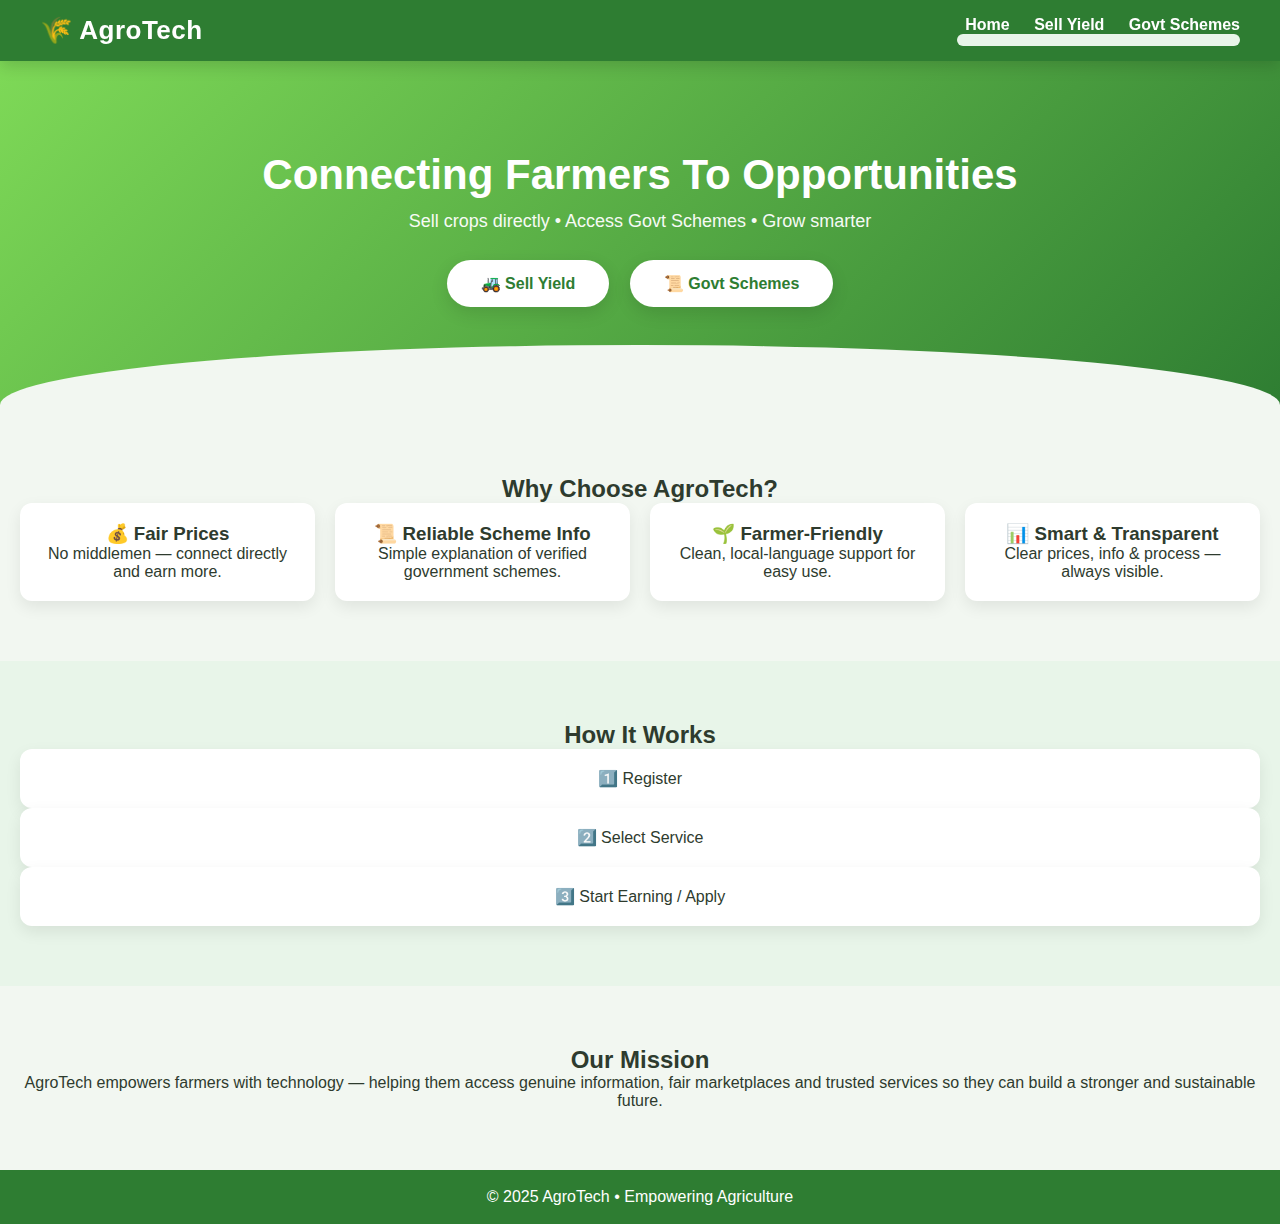
<file: index.html>
<!DOCTYPE html>
<html lang="en">
<head>
  <meta charset="UTF-8">
  <title>AgroTech | Empowering Farmers</title>
  <link rel="stylesheet" href="global.css">
</head>

<body>

<header>
  <span class="logo">🌾 AgroTech</span>

  <nav class="nav-links">
    <a href="index.html">Home</a>
    <a href="sell.html">Sell Yield</a>
    <a href="schemes.html">Govt Schemes</a>
    <div id="google_translate_element"></div>
  </nav>
</header>

<section class="hero">
  <h1>Connecting Farmers To Opportunities</h1>
  <p>Sell crops directly • Access Govt Schemes • Grow smarter</p>

  <div class="cta-box">
    <a href="sell.html" class="cta-btn">🚜 Sell Yield</a>
    <a href="schemes.html" class="cta-btn secondary">📜 Govt Schemes</a>
  </div>
</section>


<!-- WHY AGROTECH -->
<section class="features">
  <h2>Why Choose AgroTech?</h2>

  <div class="feature-grid">
    <div class="f-card">
      <h3>💰 Fair Prices</h3>
      <p>No middlemen — connect directly and earn more.</p>
    </div>

    <div class="f-card">
      <h3>📜 Reliable Scheme Info</h3>
      <p>Simple explanation of verified government schemes.</p>
    </div>

    <div class="f-card">
      <h3>🌱 Farmer-Friendly</h3>
      <p>Clean, local-language support for easy use.</p>
    </div>

    <div class="f-card">
      <h3>📊 Smart & Transparent</h3>
      <p>Clear prices, info & process — always visible.</p>
    </div>
  </div>
</section>


<!-- HOW IT WORKS -->
<section class="steps">
  <h2>How It Works</h2>

  <div class="step-flow">
    <div class="step">1️⃣ Register</div>
    <div class="step">2️⃣ Select Service</div>
    <div class="step">3️⃣ Start Earning / Apply</div>
  </div>
</section>


<!-- OUR MISSION -->
<section class="mission">
  <h2>Our Mission</h2>
  <p>
    AgroTech empowers farmers with technology — helping them access genuine
    information, fair marketplaces and trusted services so they can build
    a stronger and sustainable future.
  </p>
</section>


<footer>
  © 2025 AgroTech • Empowering Agriculture
</footer>


<!-- GOOGLE TRANSLATE -->
<script type="text/javascript">
function googleTranslateElementInit() {
  new google.translate.TranslateElement({
    pageLanguage: 'en',
    includedLanguages: 'en,hi,kn,mr',
    layout: google.translate.TranslateElement.InlineLayout.SIMPLE
  }, 'google_translate_element');
}
</script>

<script src="//translate.google.com/translate_a/element.js?cb=googleTranslateElementInit"></script>

</body>
</html>
</file>
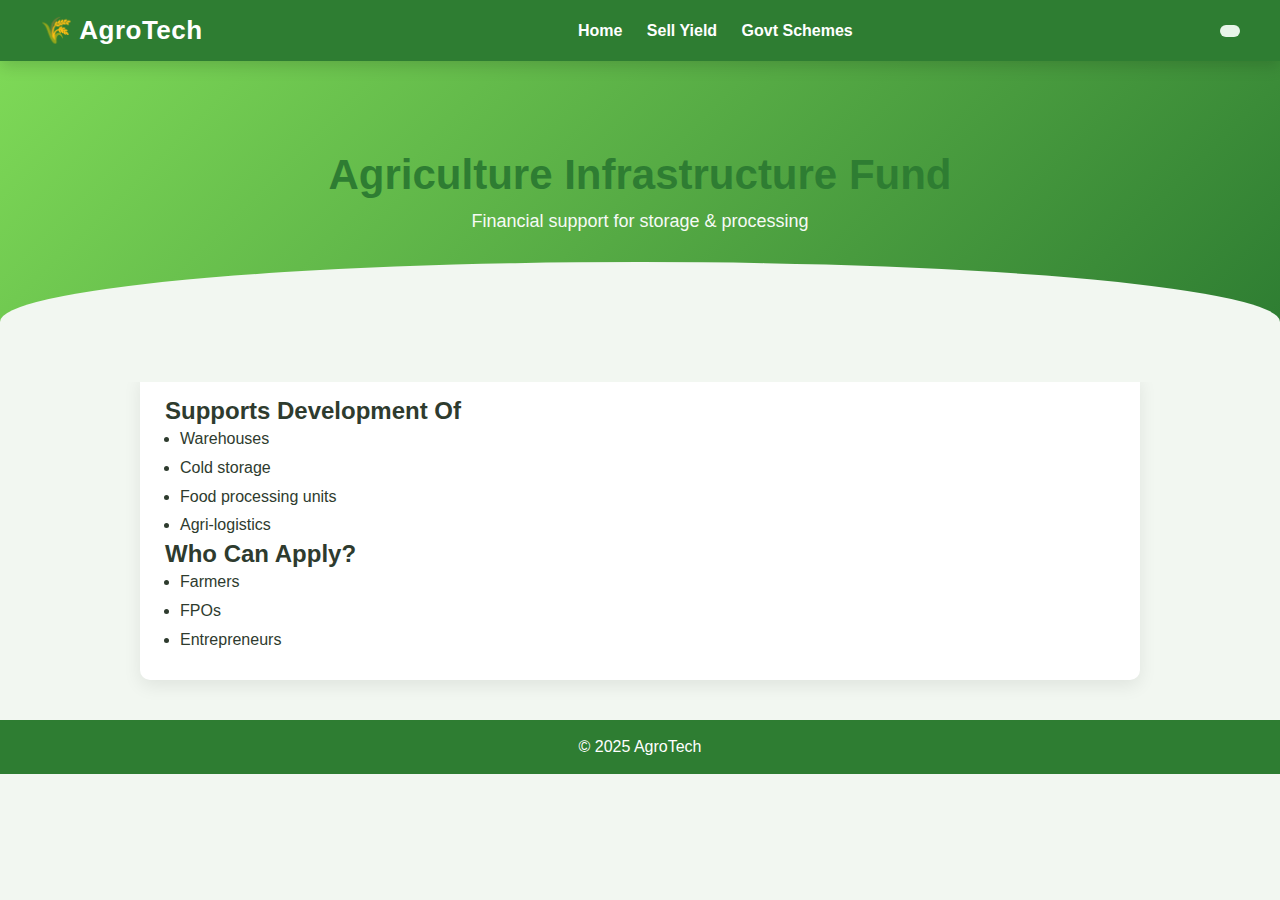
<file: agriinfra.html>
<!DOCTYPE html>
<html>
<head>
<meta charset="UTF-8">
<title>Agriculture Infrastructure Fund | AgroTech</title>
<link rel="stylesheet" href="global.css">
<style>.scheme-page{max-width:1000px;margin:40px auto;background:#fff;padding:25px;border-radius:10px;box-shadow:0 6px 18px rgba(0,0,0,0.08);}h1{color:#2e7d32}.section{margin-top:20px}ul{margin-left:15px;line-height:1.8}</style>
</head>
<body>

<header>
<span class="logo">🌾 AgroTech</span>
<nav class="nav-links">
<a href="index.html">Home</a>
<a href="sell.html">Sell Yield</a>
<a href="schemes.html">Govt Schemes</a>
</nav>
<div id="google_translate_element"></div>
</header>

<section class="hero">
<h1>Agriculture Infrastructure Fund</h1>
<p>Financial support for storage & processing</p>
</section>

<div class="scheme-page">

<h2>Supports Development Of</h2>
<ul>
<li>Warehouses</li>
<li>Cold storage</li>
<li>Food processing units</li>
<li>Agri-logistics</li>
</ul>

<h2>Who Can Apply?</h2>
<ul>
<li>Farmers</li>
<li>FPOs</li>
<li>Entrepreneurs</li>
</ul>

</div>

<footer>© 2025 AgroTech</footer>

<script type="text/javascript">
function googleTranslateElementInit() {
new google.translate.TranslateElement({pageLanguage:'en',includedLanguages:'en,hi,kn,mr'},'google_translate_element');}
</script>
<script src="//translate.google.com/translate_a/element.js?cb=googleTranslateElementInit"></script>

</body>
</html>
</file>
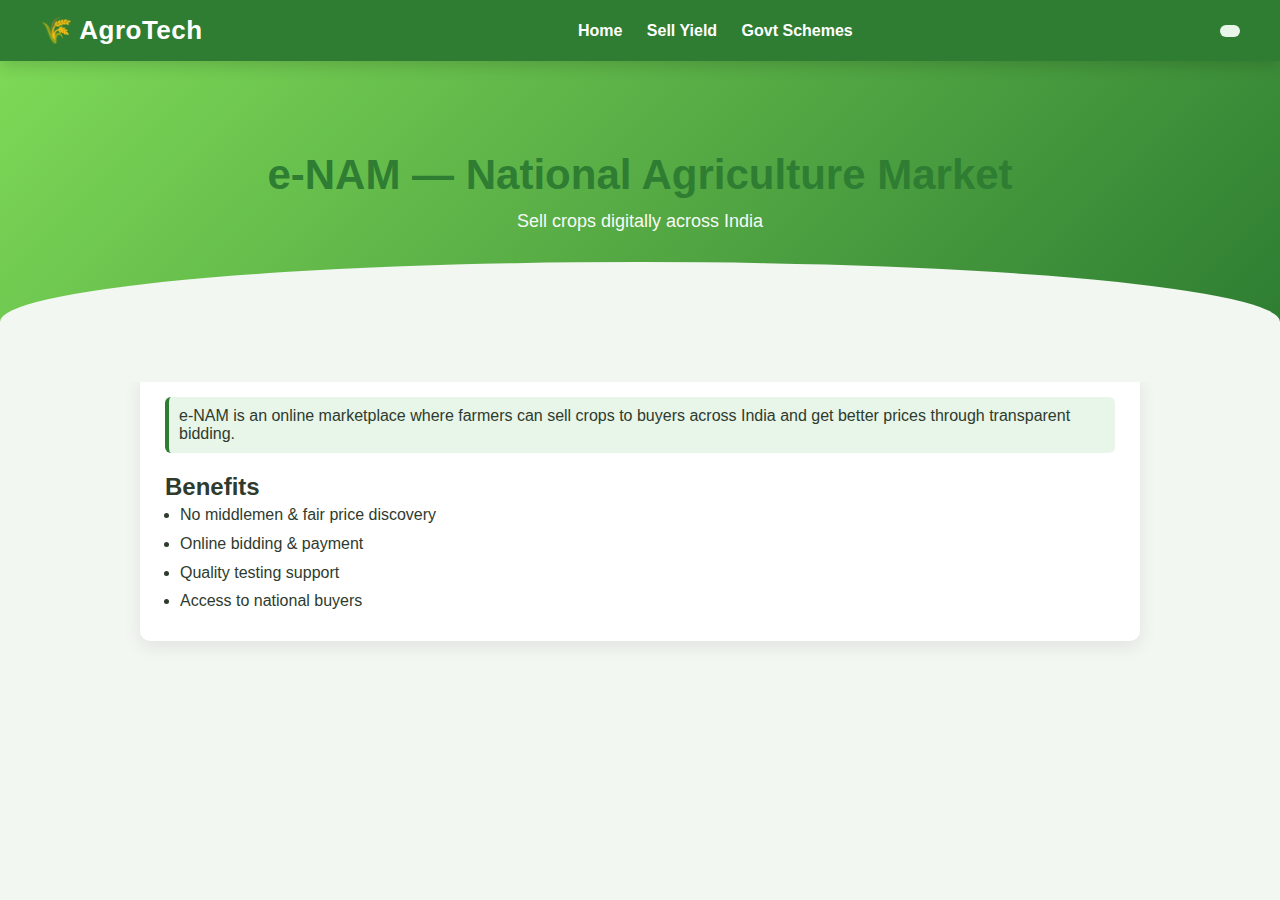
<file: dairy.html>
<!DOCTYPE html>
<html lang="en">
<head>
<meta charset="UTF-8">
<title>e-NAM | AgroTech</title>
<link rel="stylesheet" href="global.css">
<style>
.scheme-page{max-width:1000px;margin:40px auto;background:#fff;padding:25px;border-radius:10px;box-shadow:0 6px 18px rgba(0,0,0,0.08);}
h1{color:#2e7d32}
.section{margin-top:20px}
ul{margin-left:15px;line-height:1.8}
.highlight{background:#e8f5e9;padding:10px;border-left:4px solid #2e7d32;border-radius:6px}
</style>
</head>

<body>

<header>
<span class="logo">🌾 AgroTech</span>
<nav class="nav-links">
<a href="index.html">Home</a>
<a href="sell.html">Sell Yield</a>
<a href="schemes.html">Govt Schemes</a>
</nav>
<div id="google_translate_element"></div>
</header>

<section class="hero">
<h1>e-NAM — National Agriculture Market</h1>
<p>Sell crops digitally across India</p>
</section>

<div class="scheme-page">

<p class="highlight">
e-NAM is an online marketplace where farmers can sell crops to buyers across India and get better prices through transparent bidding.
</p>

<div class="section">
<h2>Benefits</h2>
<ul>
<li>No middlemen & fair price discovery</li>
<li>Online bidding & payment</li>
<li>Quality testing support</li>
<li>Access to national buyers</li>
</ul>
</div>

<div c
</file>
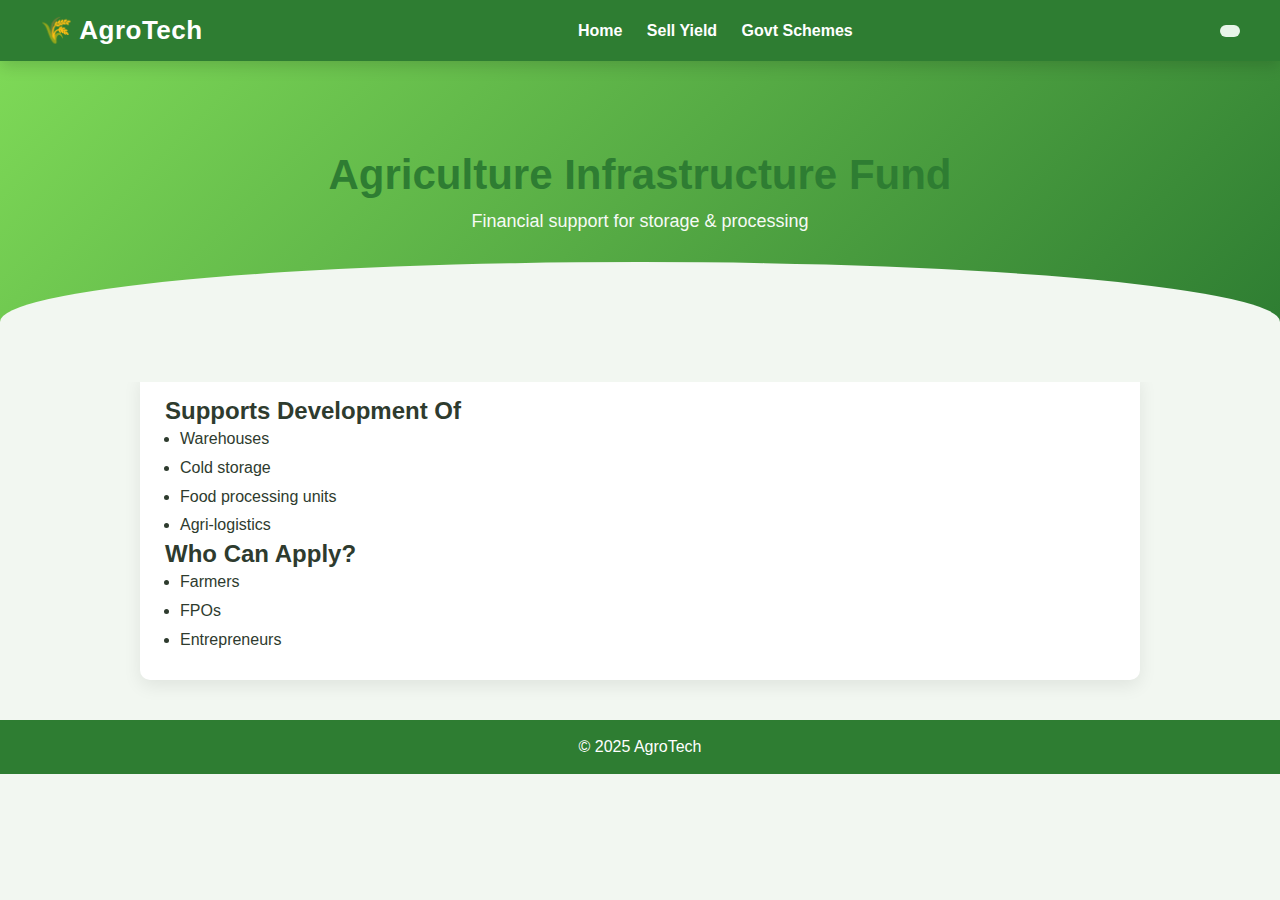
<file: enam.html>
<!DOCTYPE html>
<html>
<head>
<meta charset="UTF-8">
<title>Agriculture Infrastructure Fund | AgroTech</title>
<link rel="stylesheet" href="global.css">
<style>.scheme-page{max-width:1000px;margin:40px auto;background:#fff;padding:25px;border-radius:10px;box-shadow:0 6px 18px rgba(0,0,0,0.08);}h1{color:#2e7d32}.section{margin-top:20px}ul{margin-left:15px;line-height:1.8}</style>
</head>
<body>

<header>
<span class="logo">🌾 AgroTech</span>
<nav class="nav-links">
<a href="index.html">Home</a>
<a href="sell.html">Sell Yield</a>
<a href="schemes.html">Govt Schemes</a>
</nav>
<div id="google_translate_element"></div>
</header>

<section class="hero">
<h1>Agriculture Infrastructure Fund</h1>
<p>Financial support for storage & processing</p>
</section>

<div class="scheme-page">

<h2>Supports Development Of</h2>
<ul>
<li>Warehouses</li>
<li>Cold storage</li>
<li>Food processing units</li>
<li>Agri-logistics</li>
</ul>

<h2>Who Can Apply?</h2>
<ul>
<li>Farmers</li>
<li>FPOs</li>
<li>Entrepreneurs</li>
</ul>

</div>

<footer>© 2025 AgroTech</footer>

<script type="text/javascript">
function googleTranslateElementInit() {
new google.translate.TranslateElement({pageLanguage:'en',includedLanguages:'en,hi,kn,mr'},'google_translate_element');}
</script>
<script src="//translate.google.com/translate_a/element.js?cb=googleTranslateElementInit"></script>

</body>
</html>
</file>
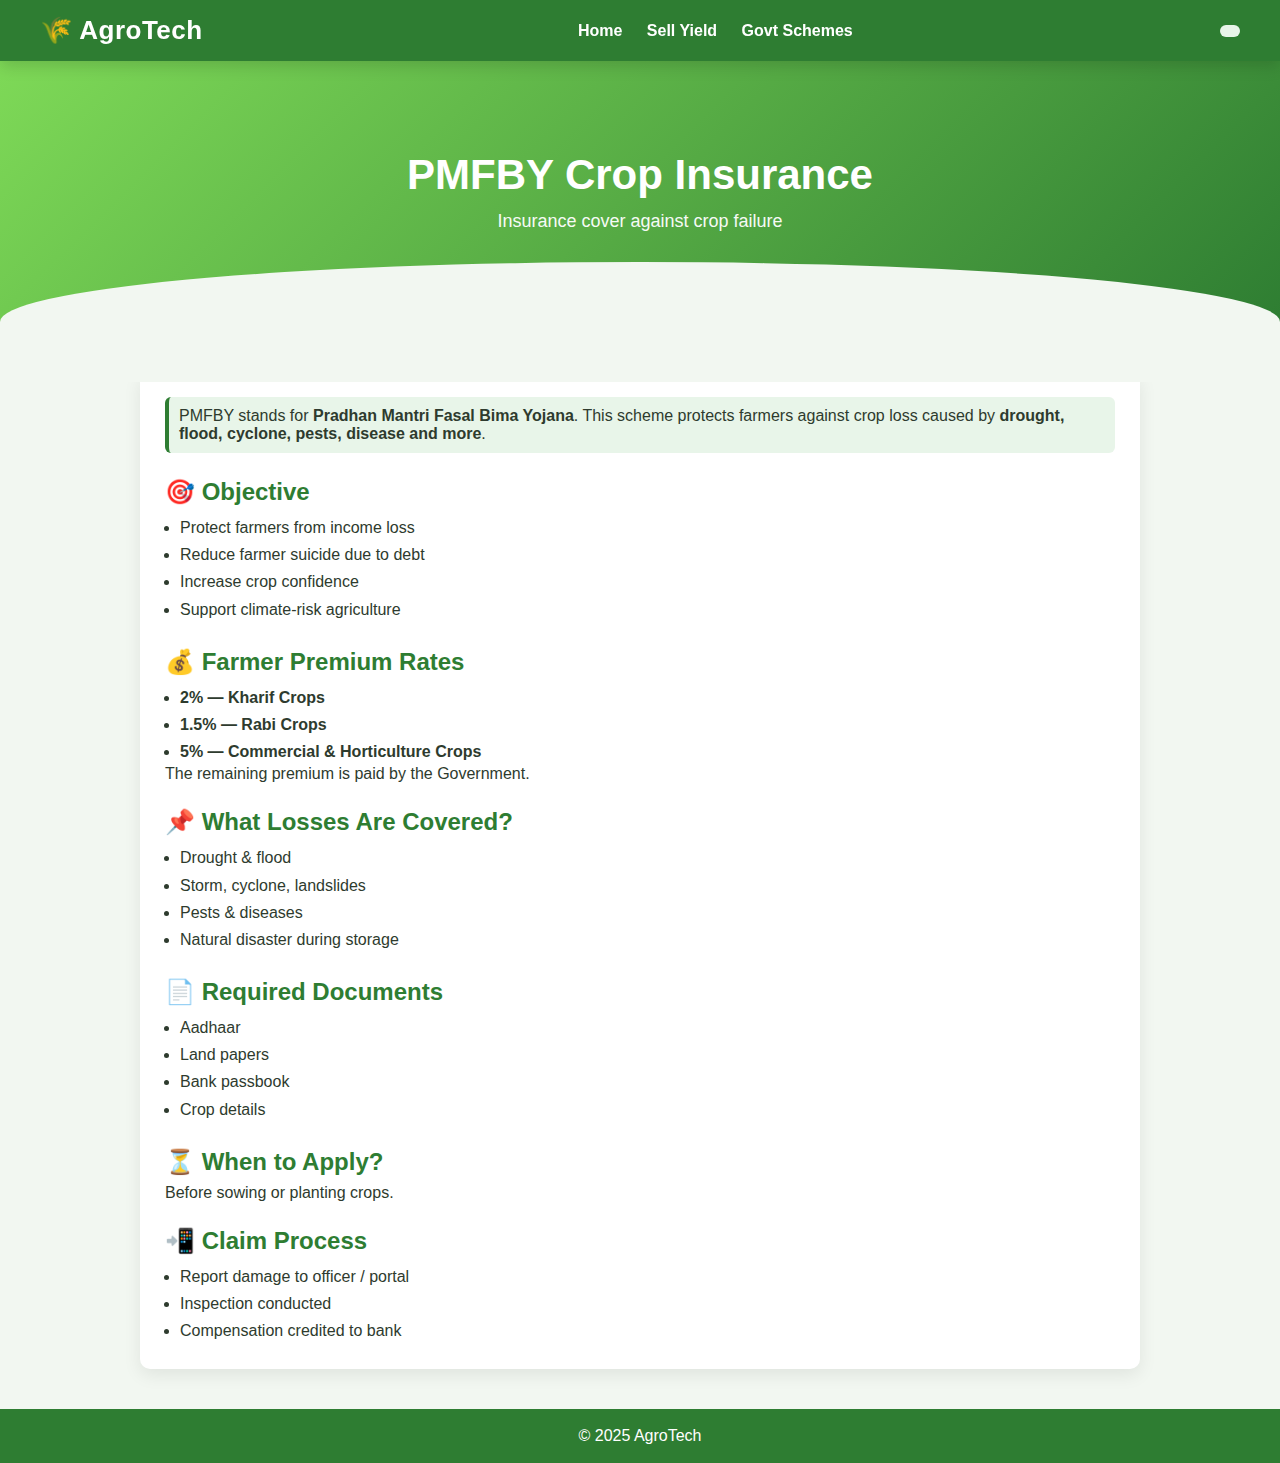
<file: fasal.html>
<!DOCTYPE html>
<html lang="en">
<head>
<meta charset="UTF-8">
<title>PMFBY Crop Insurance | AgroTech</title>
<link rel="stylesheet" href="global.css">

<style>
.scheme-page{max-width:1000px;margin:40px auto;background:#fff;padding:25px;border-radius:10px;box-shadow:0 6px 18px rgba(0,0,0,0.08);}
.scheme-page h1{color:#2e7d32;margin-bottom:10px;}
.section{margin-top:25px;}
.section h2{color:#2e7d32;margin-bottom:8px;}
ul{margin-left:15px;line-height:1.7;}
.highlight{background:#e8f5e9;padding:10px;border-left:4px solid #2e7d32;border-radius:6px;}
</style>
</head>

<body>

<header>
<span class="logo">🌾 AgroTech</span>
<nav class="nav-links">
<a href="index.html">Home</a>
<a href="sell.html">Sell Yield</a>
<a href="schemes.html">Govt Schemes</a>
</nav>
<div id="google_translate_element"></div>
</header>

<section class="hero">
<h1>PMFBY Crop Insurance</h1>
<p>Insurance cover against crop failure</p>
</section>

<div class="scheme-page">

<p class="highlight">
PMFBY stands for <b>Pradhan Mantri Fasal Bima Yojana</b>.  
This scheme protects farmers against crop loss caused by <b>drought, flood, cyclone, pests, disease and more</b>.
</p>

<div class="section">
<h2>🎯 Objective</h2>
<ul>
<li>Protect farmers from income loss</li>
<li>Reduce farmer suicide due to debt</li>
<li>Increase crop confidence</li>
<li>Support climate-risk agriculture</li>
</ul>
</div>

<div class="section">
<h2>💰 Farmer Premium Rates</h2>
<ul>
<li><b>2% — Kharif Crops</b></li>
<li><b>1.5% — Rabi Crops</b></li>
<li><b>5% — Commercial & Horticulture Crops</b></li>
</ul>
<p>The remaining premium is paid by the Government.</p>
</div>

<div class="section">
<h2>📌 What Losses Are Covered?</h2>
<ul>
<li>Drought & flood</li>
<li>Storm, cyclone, landslides</li>
<li>Pests & diseases</li>
<li>Natural disaster during storage</li>
</ul>
</div>

<div class="section">
<h2>📄 Required Documents</h2>
<ul>
<li>Aadhaar</li>
<li>Land papers</li>
<li>Bank passbook</li>
<li>Crop details</li>
</ul>
</div>

<div class="section">
<h2>⏳ When to Apply?</h2>
<p>Before sowing or planting crops.</p>
</div>

<div class="section">
<h2>📲 Claim Process</h2>
<ul>
<li>Report damage to officer / portal</li>
<li>Inspection conducted</li>
<li>Compensation credited to bank</li>
</ul>
</div>

</div>

<footer>© 2025 AgroTech</footer>

<script type="text/javascript">
function googleTranslateElementInit() {
new google.translate.TranslateElement({
pageLanguage: 'en',
includedLanguages: 'en,hi,kn,mr'
}, 'google_translate_element');}
</script>
<script src="//translate.google.com/translate_a/element.js?cb=googleTranslateElementInit"></script>

</body>
</html>
</file>
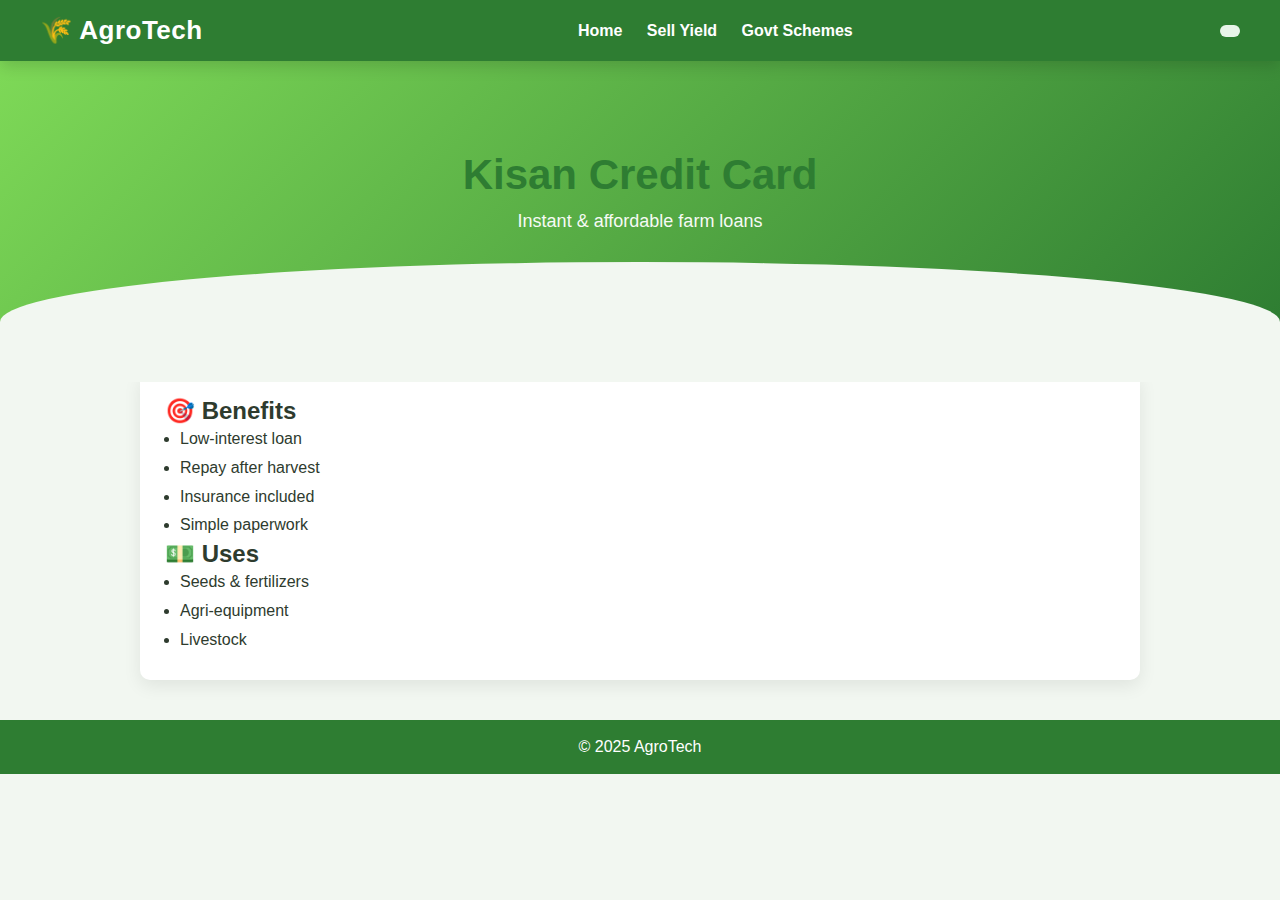
<file: kcc.html>
<!DOCTYPE html>
<html>
<head>
<meta charset="UTF-8">
<title>Kisan Credit Card | AgroTech</title>
<link rel="stylesheet" href="global.css">
<style>.scheme-page{max-width:1000px;margin:40px auto;background:#fff;padding:25px;border-radius:10px;box-shadow:0 6px 18px rgba(0,0,0,0.08);}h1{color:#2e7d32}.section{margin-top:20px}ul{margin-left:15px;line-height:1.8}</style>
</head>
<body>

<header>
<span class="logo">🌾 AgroTech</span>
<nav class="nav-links">
<a href="index.html">Home</a>
<a href="sell.html">Sell Yield</a>
<a href="schemes.html">Govt Schemes</a>
</nav>
<div id="google_translate_element"></div>
</header>

<section class="hero">
<h1>Kisan Credit Card</h1>
<p>Instant & affordable farm loans</p>
</section>

<div class="scheme-page">

<h2>🎯 Benefits</h2>
<ul>
<li>Low-interest loan</li>
<li>Repay after harvest</li>
<li>Insurance included</li>
<li>Simple paperwork</li>
</ul>

<h2>💵 Uses</h2>
<ul>
<li>Seeds & fertilizers</li>
<li>Agri-equipment</li>
<li>Livestock</li>
</ul>

</div>

<footer>© 2025 AgroTech</footer>

<script type="text/javascript">
function googleTranslateElementInit() {
new google.translate.TranslateElement({pageLanguage:'en',includedLanguages:'en,hi,kn,mr'},'google_translate_element');}
</script>
<script src="//translate.google.com/translate_a/element.js?cb=googleTranslateElementInit"></script>

</body>
</html>
</file>
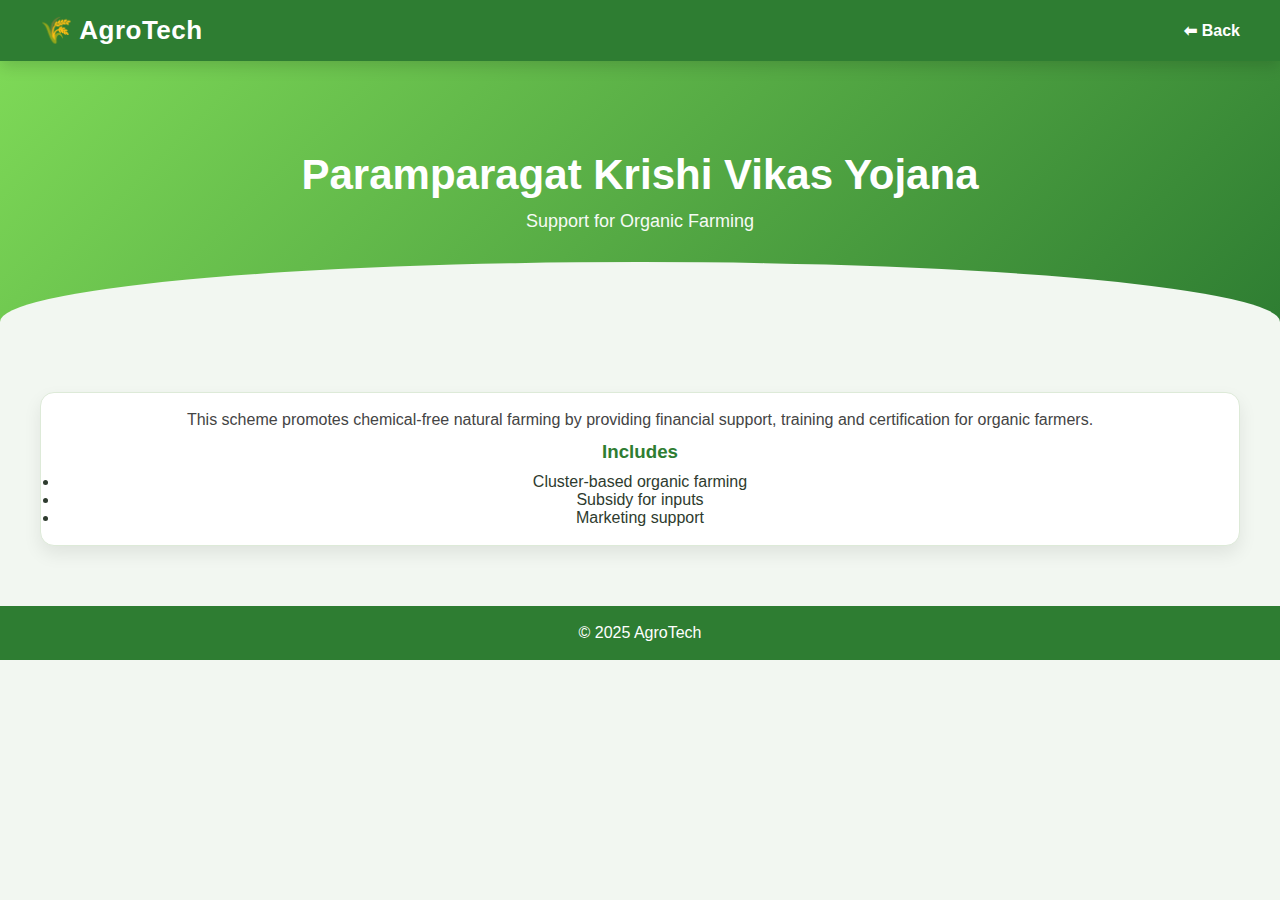
<file: organic.html>
<!DOCTYPE html>
<html>
<head>
<title>Organic Farming Scheme | AgroTech</title>
<link rel="stylesheet" href="global.css">
</head>

<body>
<header>
  <span class="logo">🌾 AgroTech</span>
  <nav class="nav-links"><a href="schemes.html">⬅ Back</a></nav>
</header>

<section class="hero">
  <h1>Paramparagat Krishi Vikas Yojana</h1>
  <p>Support for Organic Farming</p>
</section>

<section class="grid">
<div class="card">
<p>
This scheme promotes chemical-free natural farming by providing financial
support, training and certification for organic farmers.
</p>

<h3>Includes</h3>
<ul>
<li>Cluster-based organic farming</li>
<li>Subsidy for inputs</li>
<li>Marketing support</li>
</ul>
</div>
</section>

<footer>© 2025 AgroTech</footer>
</body>
</html>
</file>
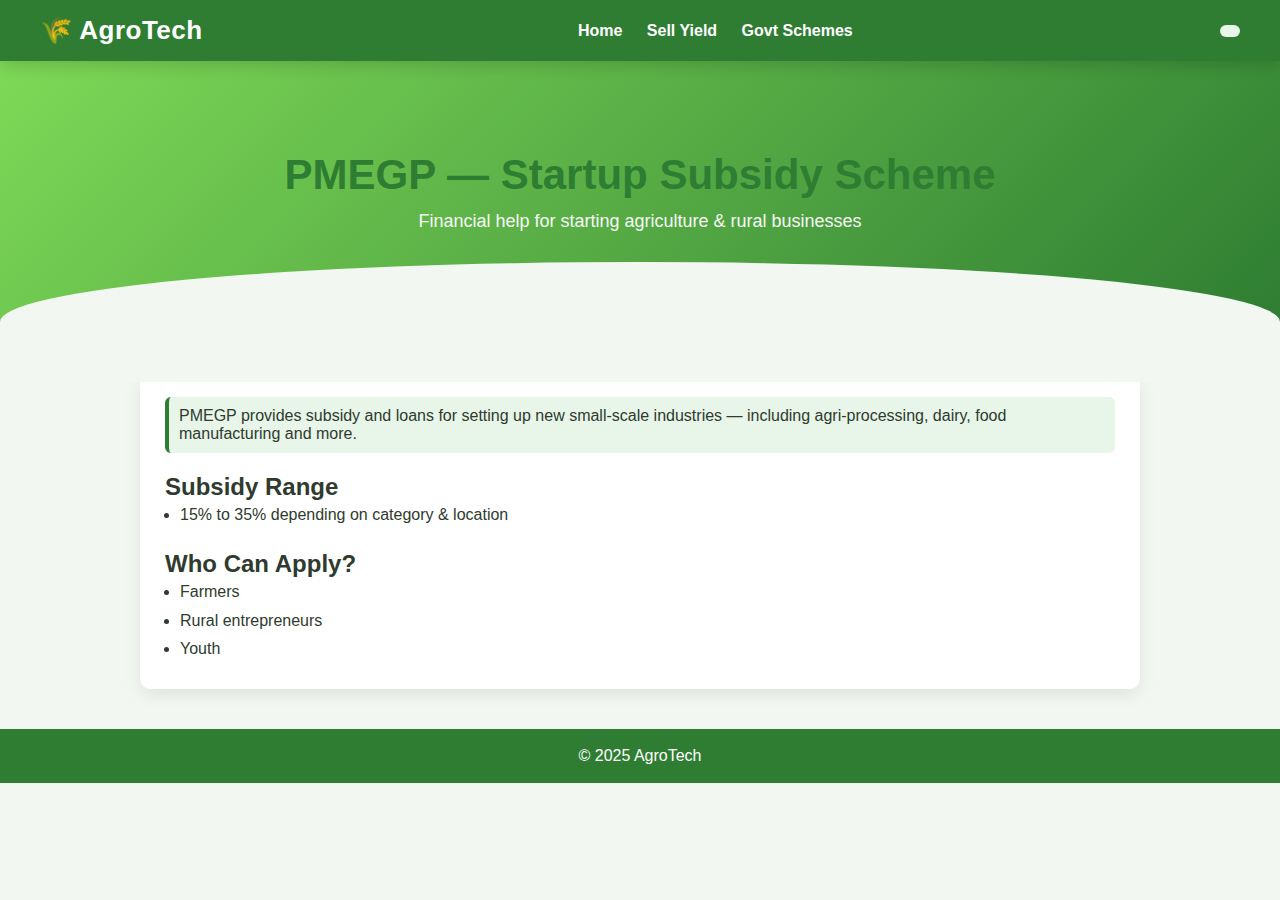
<file: pmegp.html>
<!DOCTYPE html>
<html>
<head>
<meta charset="UTF-8">
<title>PMEGP | AgroTech</title>
<link rel="stylesheet" href="global.css">
<style>
.scheme-page{max-width:1000px;margin:40px auto;background:#fff;padding:25px;border-radius:10px;box-shadow:0 6px 18px rgba(0,0,0,0.08);}
h1{color:#2e7d32}
.section{margin-top:20px}
ul{margin-left:15px;line-height:1.8}
.highlight{background:#e8f5e9;padding:10px;border-left:4px solid #2e7d32;border-radius:6px}
</style>
</head>

<body>

<header>
<span class="logo">🌾 AgroTech</span>
<nav class="nav-links">
<a href="index.html">Home</a>
<a href="sell.html">Sell Yield</a>
<a href="schemes.html">Govt Schemes</a>
</nav>
<div id="google_translate_element"></div>
</header>

<section class="hero">
<h1>PMEGP — Startup Subsidy Scheme</h1>
<p>Financial help for starting agriculture & rural businesses</p>
</section>

<div class="scheme-page">

<p class="highlight">
PMEGP provides subsidy and loans for setting up new small-scale industries — including agri-processing, dairy, food manufacturing and more.
</p>

<div class="section">
<h2>Subsidy Range</h2>
<ul>
<li>15% to 35% depending on category & location</li>
</ul>
</div>

<div class="section">
<h2>Who Can Apply?</h2>
<ul>
<li>Farmers</li>
<li>Rural entrepreneurs</li>
<li>Youth</li>
</ul>
</div>

</div>

<footer>© 2025 AgroTech</footer>

<script>
function googleTranslateElementInit(){
new google.translate.TranslateElement({pageLanguage:'en',includedLanguages:'en,hi,kn,mr'},'google_translate_element');}
</script>
<script src="//translate.google.com/translate_a/element.js?cb=googleTranslateElementInit"></script>
</body>
</html>
</file>
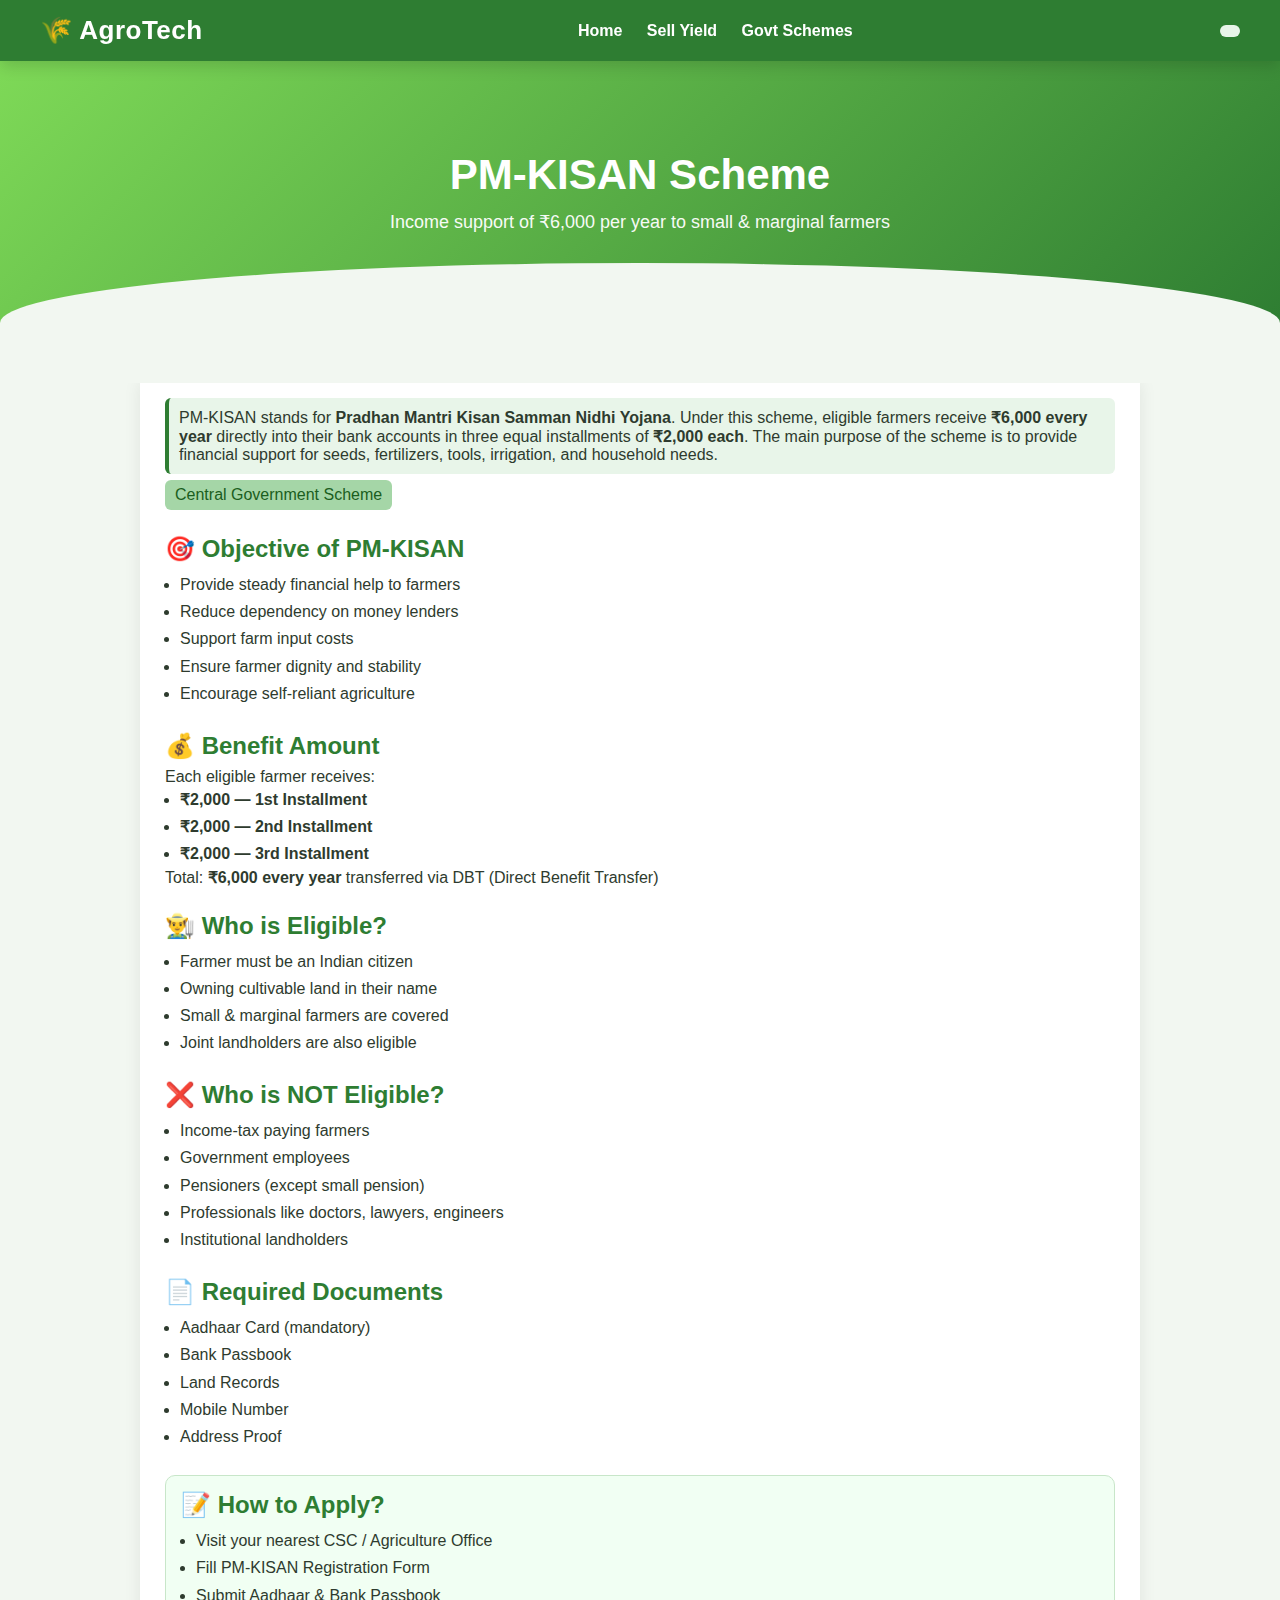
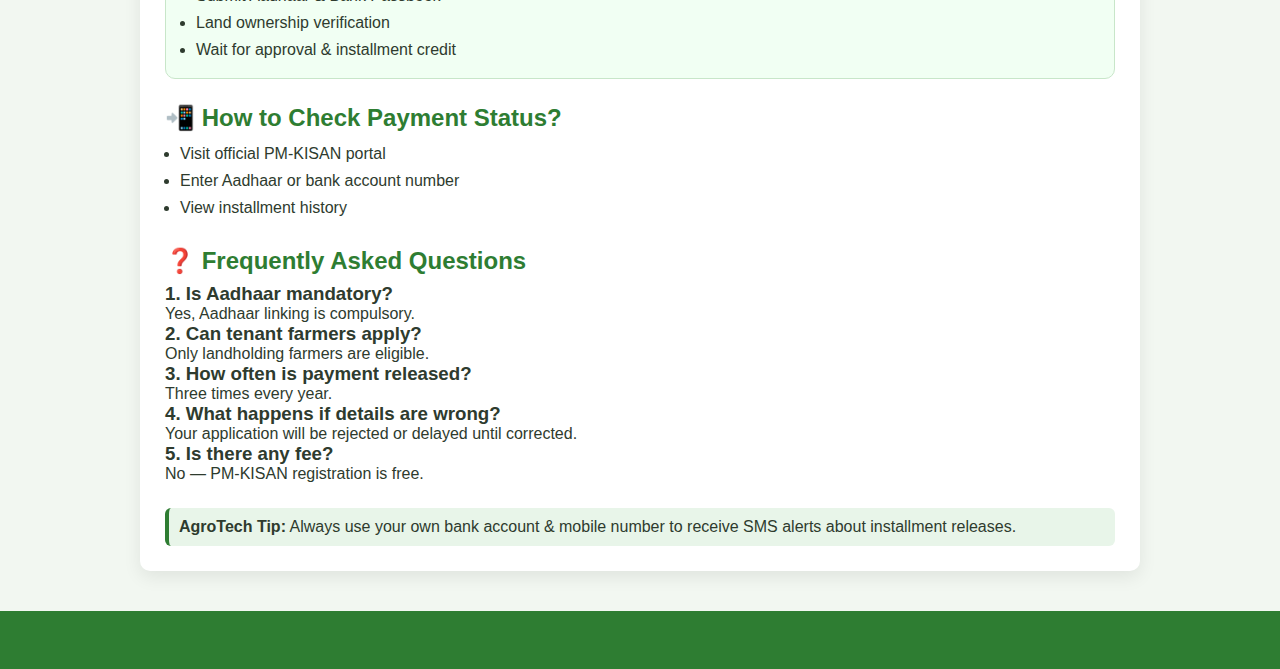
<file: pmkisan.html>
<!DOCTYPE html>
<html lang="en">
<head>
<meta charset="UTF-8">
<title>PM-KISAN Scheme | AgroTech</title>
<link rel="stylesheet" href="global.css">

<style>
.scheme-page{
    max-width:1000px;
    margin:40px auto;
    background:#ffffff;
    padding:25px;
    border-radius:10px;
    box-shadow:0 6px 18px rgba(0,0,0,0.08);
}
.scheme-page h1{
    color:#2e7d32;
    margin-bottom:10px;
}
.section{
    margin-top:25px;
}
.section h2{
    color:#2e7d32;
    margin-bottom:8px;
}
.badge{
    display:inline-block;
    background:#a5d6a7;
    color:#1b5e20;
    padding:6px 10px;
    border-radius:6px;
    margin-top:6px;
}
ul{
    margin-left:15px;
    line-height:1.7;
}
.highlight{
    background:#e8f5e9;
    padding:10px;
    border-left:4px solid #2e7d32;
    border-radius:6px;
}
.apply-box{
    background:#f1fff3;
    padding:15px;
    border-radius:10px;
    border:1px solid #c8e6c9;
}
footer{
    text-align:center;
    padding:20px;
    color:#2e7d32;
}
</style>
</head>

<body>

<header>
  <span class="logo">🌾 AgroTech</span>

  <nav class="nav-links">
    <a href="index.html">Home</a>
    <a href="sell.html">Sell Yield</a>
    <a href="schemes.html">Govt Schemes</a>
  </nav>

  <div id="google_translate_element"></div>
</header>

<section class="hero">
  <h1>PM-KISAN Scheme</h1>
  <p>Income support of ₹6,000 per year to small & marginal farmers</p>
</section>

<div class="scheme-page">

<p class="highlight">
PM-KISAN stands for <b>Pradhan Mantri Kisan Samman Nidhi Yojana</b>.  
Under this scheme, eligible farmers receive <b>₹6,000 every year</b> directly into their bank accounts in three equal installments of <b>₹2,000 each</b>. The main purpose of the scheme is to provide financial support for seeds, fertilizers, tools, irrigation, and household needs.
</p>

<div class="badge">Central Government Scheme</div>

<div class="section">
<h2>🎯 Objective of PM-KISAN</h2>
<ul>
<li>Provide steady financial help to farmers</li>
<li>Reduce dependency on money lenders</li>
<li>Support farm input costs</li>
<li>Ensure farmer dignity and stability</li>
<li>Encourage self-reliant agriculture</li>
</ul>
</div>

<div class="section">
<h2>💰 Benefit Amount</h2>
<p>Each eligible farmer receives:</p>
<ul>
<li><b>₹2,000 — 1st Installment</b></li>
<li><b>₹2,000 — 2nd Installment</b></li>
<li><b>₹2,000 — 3rd Installment</b></li>
</ul>
<p>Total: <b>₹6,000 every year</b> transferred via DBT (Direct Benefit Transfer)</p>
</div>

<div class="section">
<h2>👨‍🌾 Who is Eligible?</h2>
<ul>
<li>Farmer must be an Indian citizen</li>
<li>Owning cultivable land in their name</li>
<li>Small & marginal farmers are covered</li>
<li>Joint landholders are also eligible</li>
</ul>
</div>

<div class="section">
<h2>❌ Who is NOT Eligible?</h2>
<ul>
<li>Income-tax paying farmers</li>
<li>Government employees</li>
<li>Pensioners (except small pension)</li>
<li>Professionals like doctors, lawyers, engineers</li>
<li>Institutional landholders</li>
</ul>
</div>

<div class="section">
<h2>📄 Required Documents</h2>
<ul>
<li>Aadhaar Card (mandatory)</li>
<li>Bank Passbook</li>
<li>Land Records</li>
<li>Mobile Number</li>
<li>Address Proof</li>
</ul>
</div>

<div class="section apply-box">
<h2>📝 How to Apply?</h2>
<ul>
<li>Visit your nearest CSC / Agriculture Office</li>
<li>Fill PM-KISAN Registration Form</li>
<li>Submit Aadhaar & Bank Passbook</li>
<li>Land ownership verification</li>
<li>Wait for approval & installment credit</li>
</ul>
</div>

<div class="section">
<h2>📲 How to Check Payment Status?</h2>
<ul>
<li>Visit official PM-KISAN portal</li>
<li>Enter Aadhaar or bank account number</li>
<li>View installment history</li>
</ul>
</div>

<div class="section">
<h2>❓ Frequently Asked Questions</h2>

<h3>1. Is Aadhaar mandatory?</h3>
<p>Yes, Aadhaar linking is compulsory.</p>

<h3>2. Can tenant farmers apply?</h3>
<p>Only landholding farmers are eligible.</p>

<h3>3. How often is payment released?</h3>
<p>Three times every year.</p>

<h3>4. What happens if details are wrong?</h3>
<p>Your application will be rejected or delayed until corrected.</p>

<h3>5. Is there any fee?</h3>
<p>No — PM-KISAN registration is free.</p>

</div>

<div class="section highlight">
<b>AgroTech Tip:</b> Always use your own bank account & mobile number to receive SMS alerts about installment releases.
</div>

</div>

<footer>© 2025 AgroTech — Empowering Farmers</footer>

<script type="text/javascript">
function googleTranslateElementInit() {
    new google.translate.TranslateElement({
        pageLanguage: 'en',
        includedLanguages: 'en,hi,kn,mr',
        layout: google.translate.TranslateElement.InlineLayout.SIMPLE
    }, 'google_translate_element');
}
</script>

<script src="//translate.google.com/translate_a/element.js?cb=googleTranslateElementInit"></script>

</body>
</html>
</file>
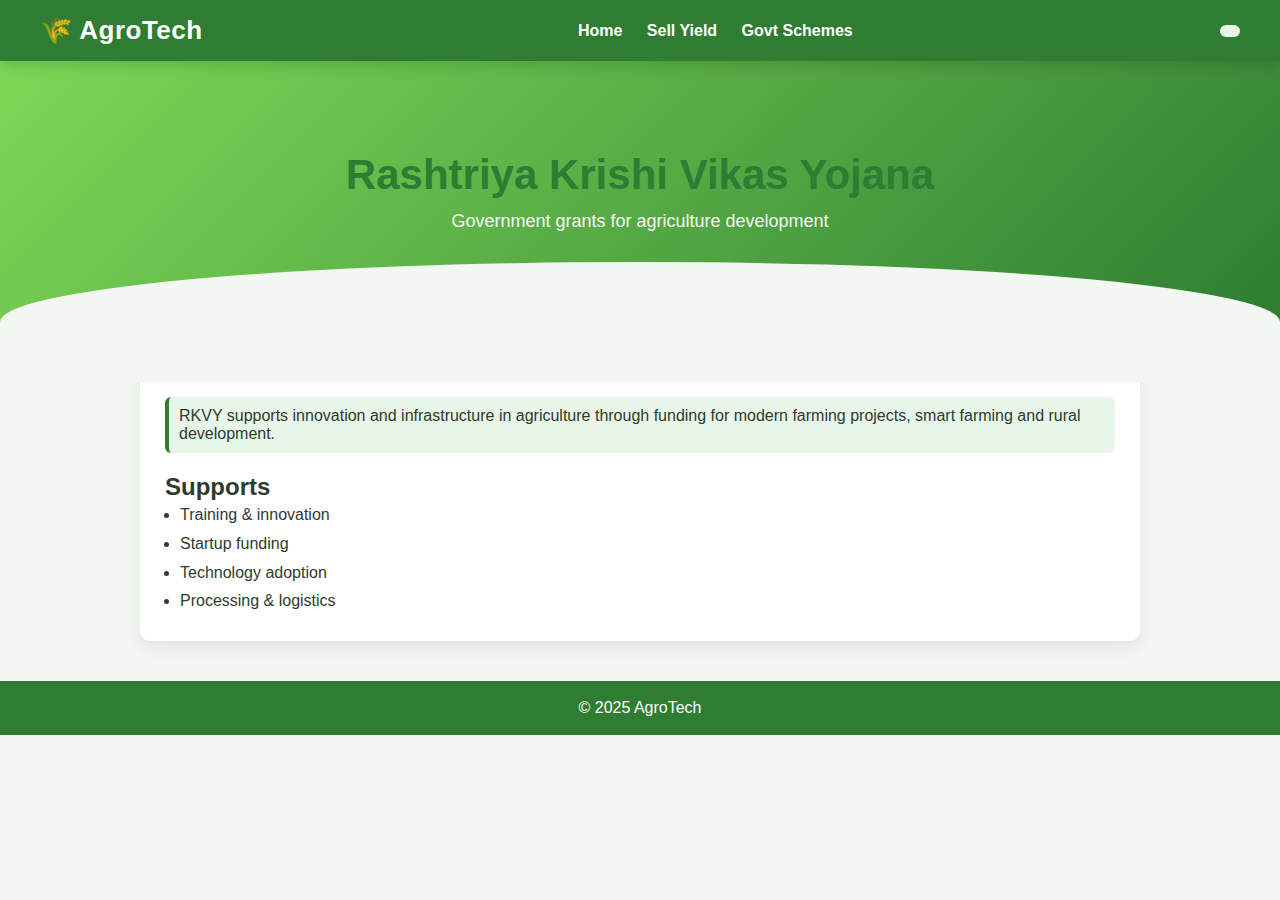
<file: rkvy.html>
<!DOCTYPE html>
<html>
<head>
<meta charset="UTF-8">
<title>RKVY | AgroTech</title>
<link rel="stylesheet" href="global.css">
<style>
.scheme-page{max-width:1000px;margin:40px auto;background:#fff;padding:25px;border-radius:10px;box-shadow:0 6px 18px rgba(0,0,0,0.08);}
h1{color:#2e7d32}
.section{margin-top:20px}
ul{margin-left:15px;line-height:1.8}
.highlight{background:#e8f5e9;padding:10px;border-left:4px solid #2e7d32;border-radius:6px}
</style>
</head>

<body>

<header>
<span class="logo">🌾 AgroTech</span>
<nav class="nav-links">
<a href="index.html">Home</a>
<a href="sell.html">Sell Yield</a>
<a href="schemes.html">Govt Schemes</a>
</nav>
<div id="google_translate_element"></div>
</header>

<section class="hero">
<h1>Rashtriya Krishi Vikas Yojana</h1>
<p>Government grants for agriculture development</p>
</section>

<div class="scheme-page">

<p class="highlight">
RKVY supports innovation and infrastructure in agriculture through funding for modern farming projects, smart farming and rural development.
</p>

<div class="section">
<h2>Supports</h2>
<ul>
<li>Training & innovation</li>
<li>Startup funding</li>
<li>Technology adoption</li>
<li>Processing & logistics</li>
</ul>
</div>

</div>

<footer>© 2025 AgroTech</footer>

<script>
function googleTranslateElementInit(){
new google.translate.TranslateElement({pageLanguage:'en',includedLanguages:'en,hi,kn,mr'},'google_translate_element');}
</script>
<script src="//translate.google.com/translate_a/element.js?cb=googleTranslateElementInit"></script>
</body>
</html>
</file>
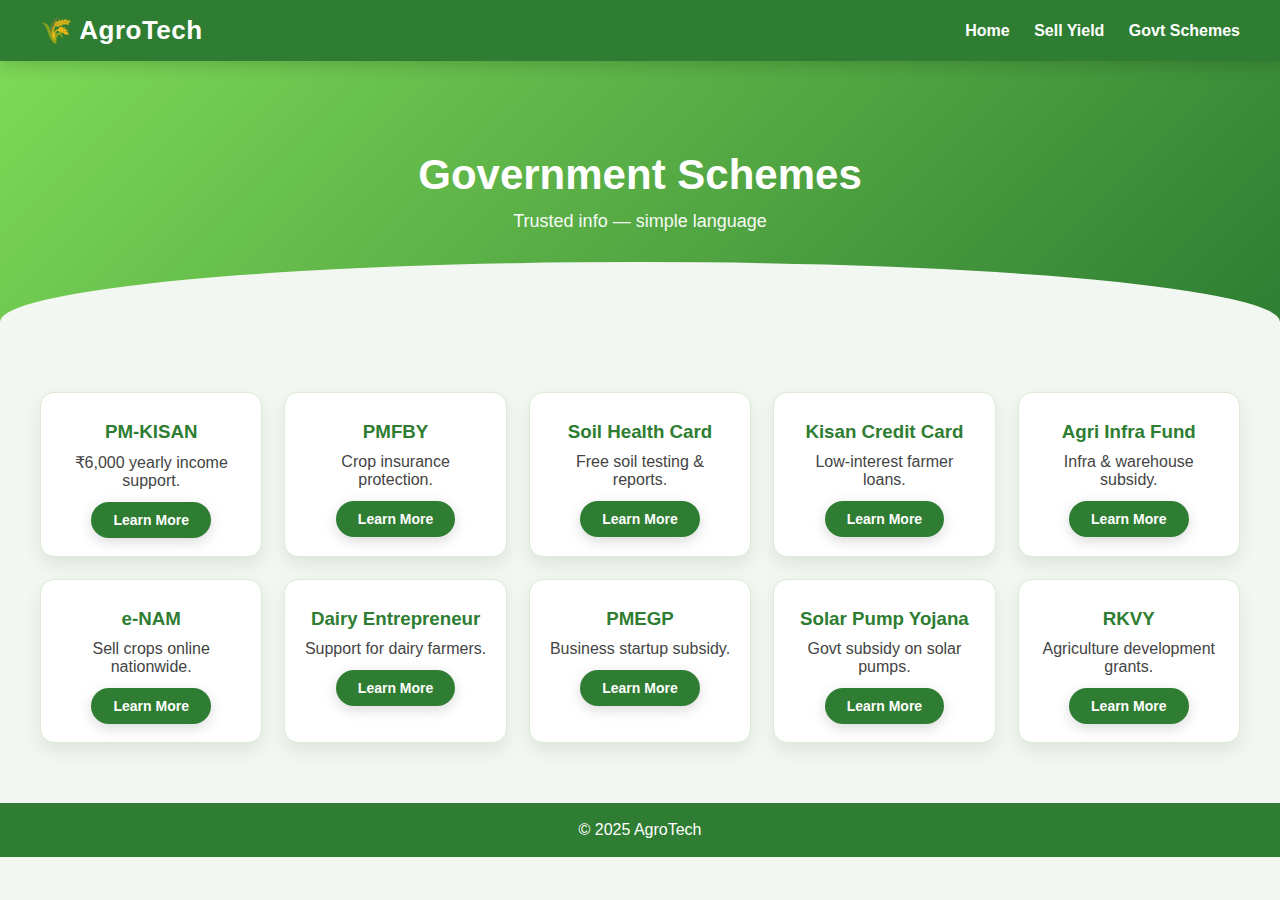
<file: schemes.html>
<!DOCTYPE html>
<html>
<head>
<title>Government Schemes | AgroTech</title>
<link rel="stylesheet" href="global.css">
</head>

<body>

<header>
  <span class="logo">🌾 AgroTech</span>

  <nav class="nav-links">
    <a href="index.html">Home</a>
    <a href="sell.html">Sell Yield</a>
    <a href="schemes.html">Govt Schemes</a>
  </nav>
</header>

<section class="hero">
  <h1>Government Schemes</h1>
  <p>Trusted info — simple language</p>
</section>

<section class="grid scheme-grid">

  <div class="card">
    <h3>PM-KISAN</h3>
    <p>₹6,000 yearly income support.</p>
    <a href="pmkisan.html" class="btn">Learn More</a>
  </div>

  <div class="card">
    <h3>PMFBY</h3>
    <p>Crop insurance protection.</p>
    <a href="fasal.html" class="btn">Learn More</a>
  </div>

  <div class="card">
    <h3>Soil Health Card</h3>
    <p>Free soil testing & reports.</p>
    <a href="soil.html" class="btn">Learn More</a>
  </div>

  <div class="card">
    <h3>Kisan Credit Card</h3>
    <p>Low-interest farmer loans.</p>
    <a href="kcc.html" class="btn">Learn More</a>
  </div>

  <div class="card">
    <h3>Agri Infra Fund</h3>
    <p>Infra & warehouse subsidy.</p>
    <a href="agriinfra.html" class="btn">Learn More</a>
  </div>

  <div class="card">
    <h3>e-NAM</h3>
    <p>Sell crops online nationwide.</p>
    <a href="enam.html" class="btn">Learn More</a>
  </div>

  <div class="card">
    <h3>Dairy Entrepreneur</h3>
    <p>Support for dairy farmers.</p>
    <a href="dairy.html" class="btn">Learn More</a>
  </div>

  <div class="card">
    <h3>PMEGP</h3>
    <p>Business startup subsidy.</p>
    <a href="pmegp.html" class="btn">Learn More</a>
  </div>

  <div class="card">
    <h3>Solar Pump Yojana</h3>
    <p>Govt subsidy on solar pumps.</p>
    <a href="solar.html" class="btn">Learn More</a>
  </div>

  <div class="card">
    <h3>RKVY</h3>
    <p>Agriculture development grants.</p>
    <a href="rkvy.html" class="btn">Learn More</a>
  </div>

</section>

<footer>© 2025 AgroTech</footer>

</body>
</html>
</file>
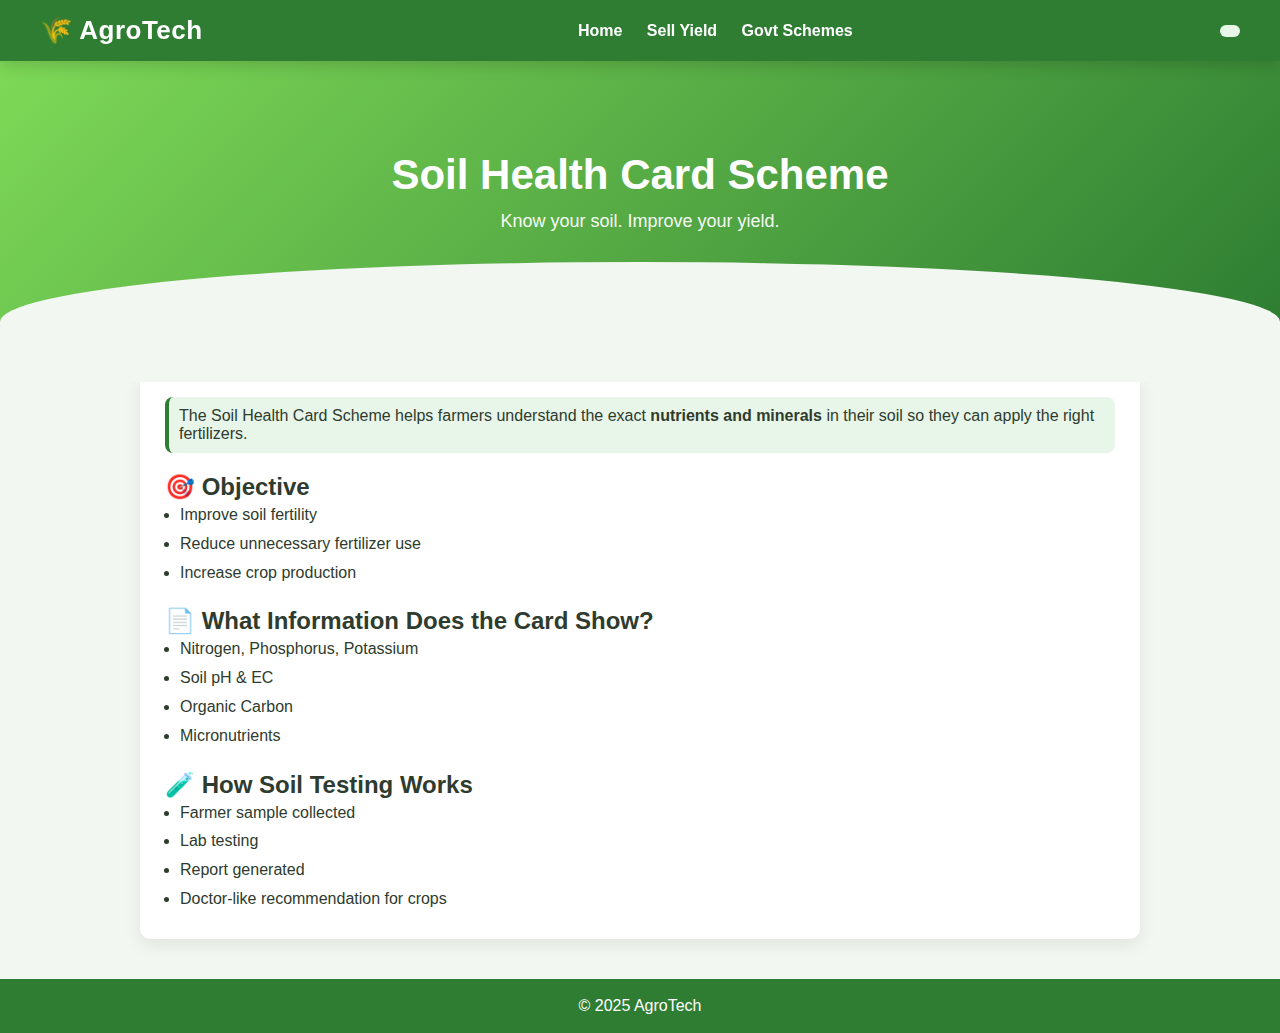
<file: soil.html>
<!DOCTYPE html>
<html>
<head>
<meta charset="UTF-8">
<title>Soil Health Card | AgroTech</title>
<link rel="stylesheet" href="global.css">

<style>
.scheme-page{max-width:1000px;margin:40px auto;background:#fff;padding:25px;border-radius:10px;box-shadow:0 6px 18px rgba(0,0,0,0.08);}
.scheme-page h1{color:#2e7d32;}
.section{margin-top:20px;}
.highlight{background:#e8f5e9;padding:10px;border-radius:8px;border-left:4px solid #2e7d32;}
ul{margin-left:15px;line-height:1.8;}
</style>
</head>

<body>

<header>
<span class="logo">🌾 AgroTech</span>
<nav class="nav-links">
<a href="index.html">Home</a>
<a href="sell.html">Sell Yield</a>
<a href="schemes.html">Govt Schemes</a>
</nav>
<div id="google_translate_element"></div>
</header>

<section class="hero">
<h1>Soil Health Card Scheme</h1>
<p>Know your soil. Improve your yield.</p>
</section>

<div class="scheme-page">

<p class="highlight">
The Soil Health Card Scheme helps farmers understand the exact <b>nutrients and minerals</b> in their soil so they can apply the right fertilizers.
</p>

<div class="section">
<h2>🎯 Objective</h2>
<ul>
<li>Improve soil fertility</li>
<li>Reduce unnecessary fertilizer use</li>
<li>Increase crop production</li>
</ul>
</div>

<div class="section">
<h2>📄 What Information Does the Card Show?</h2>
<ul>
<li>Nitrogen, Phosphorus, Potassium</li>
<li>Soil pH & EC</li>
<li>Organic Carbon</li>
<li>Micronutrients</li>
</ul>
</div>

<div class="section">
<h2>🧪 How Soil Testing Works</h2>
<ul>
<li>Farmer sample collected</li>
<li>Lab testing</li>
<li>Report generated</li>
<li>Doctor-like recommendation for crops</li>
</ul>
</div>

</div>

<footer>© 2025 AgroTech</footer>

<script type="text/javascript">
function googleTranslateElementInit() {
new google.translate.TranslateElement({pageLanguage:'en',includedLanguages:'en,hi,kn,mr'},'google_translate_element');}
</script>
<script src="//translate.google.com/translate_a/element.js?cb=googleTranslateElementInit"></script>

</body>
</html>
</file>
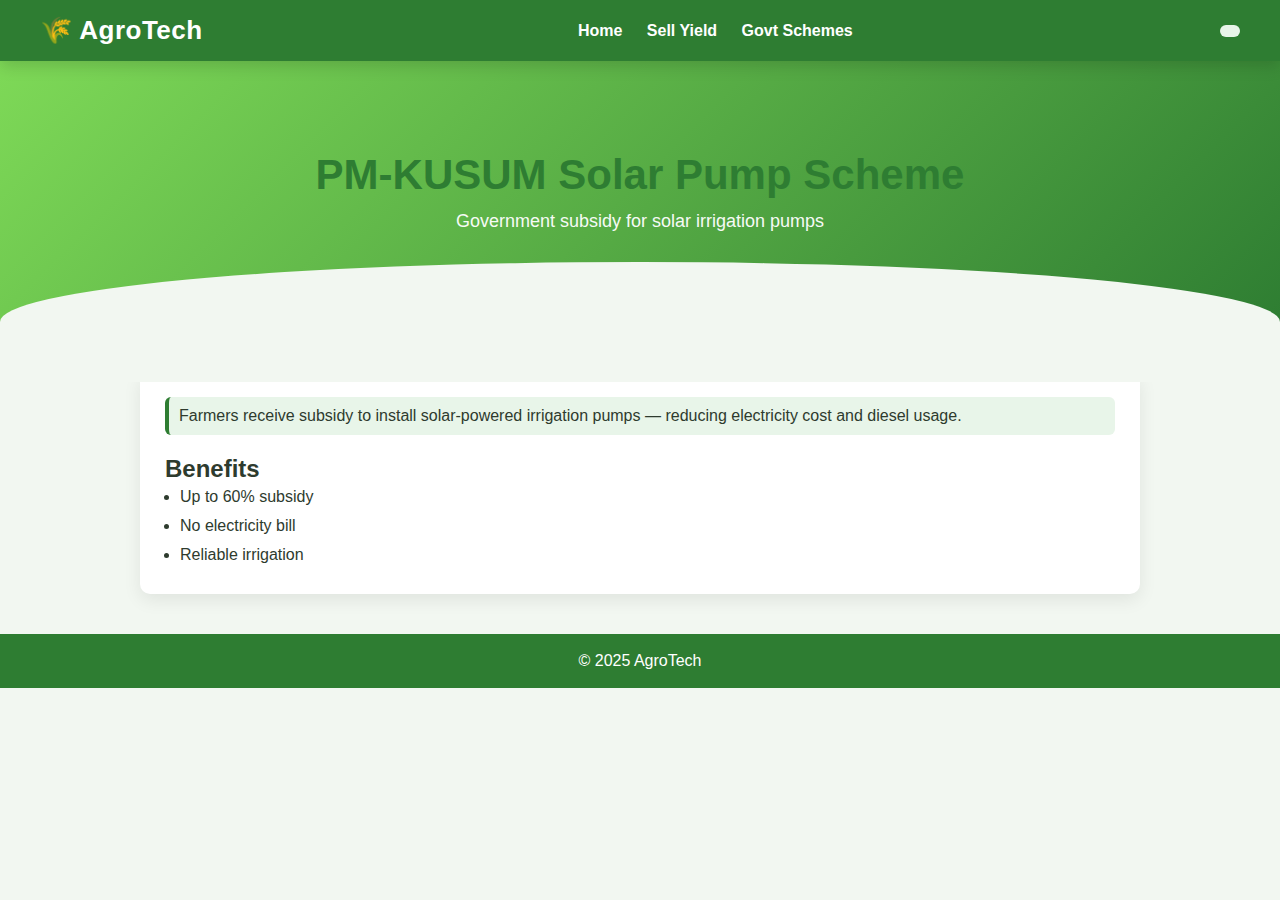
<file: solar.html>
<!DOCTYPE html>
<html>
<head>
<meta charset="UTF-8">
<title>Solar Pump Yojana | AgroTech</title>
<link rel="stylesheet" href="global.css">
<style>
.scheme-page{max-width:1000px;margin:40px auto;background:#fff;padding:25px;border-radius:10px;box-shadow:0 6px 18px rgba(0,0,0,0.08);}
h1{color:#2e7d32}
.section{margin-top:20px}
ul{margin-left:15px;line-height:1.8}
.highlight{background:#e8f5e9;padding:10px;border-left:4px solid #2e7d32;border-radius:6px}
</style>
</head>

<body>

<header>
<span class="logo">🌾 AgroTech</span>
<nav class="nav-links">
<a href="index.html">Home</a>
<a href="sell.html">Sell Yield</a>
<a href="schemes.html">Govt Schemes</a>
</nav>
<div id="google_translate_element"></div>
</header>

<section class="hero">
<h1>PM-KUSUM Solar Pump Scheme</h1>
<p>Government subsidy for solar irrigation pumps</p>
</section>

<div class="scheme-page">

<p class="highlight">
Farmers receive subsidy to install solar-powered irrigation pumps — reducing electricity cost and diesel usage.
</p>

<div class="section">
<h2>Benefits</h2>
<ul>
<li>Up to 60% subsidy</li>
<li>No electricity bill</li>
<li>Reliable irrigation</li>
</ul>
</div>

</div>

<footer>© 2025 AgroTech</footer>

<script>
function googleTranslateElementInit(){
new google.translate.TranslateElement({pageLanguage:'en',includedLanguages:'en,hi,kn,mr'},'google_translate_element');}
</script>
<script src="//translate.google.com/translate_a/element.js?cb=googleTranslateElementInit"></script>
</body>
</html>
</file>
<file: global.css>
/* =============================
   RESET + BASE
=============================*/
*{
  margin:0;
  padding:0;
  box-sizing:border-box;
  font-family:'Segoe UI', Arial, sans-serif;
}

body{
  background:#F2F7F1;
  color:#2E3B2E;
}

/* =============================
   HEADER / NAVBAR
=============================*/
header{
  display:flex;
  justify-content:space-between;
  align-items:center;
  padding:15px 40px;
  background:#2E7D32;
  color:white;
  position:sticky;
  top:0;
  z-index:10;
  box-shadow:0 5px 15px rgba(0,0,0,.15);
}

.logo{
  font-size:26px;
  font-weight:900;
  letter-spacing:.5px;
}

.nav-links a{
  margin-left:20px;
  text-decoration:none;
  font-weight:600;
  color:white;
  transition:.3s;
}

.nav-links a:hover{
  color:#C8E6C9;
}

#google_translate_element{
  margin-left:12px;
  background:#E8F5E9;
  padding:6px 10px;
  border-radius:8px;
}

/* =============================
   HERO SECTION
=============================*/
.hero{
  text-align:center;
  padding:90px 20px 100px;
  background:linear-gradient(135deg,#7ED957,#2E7D32);
  color:white;
  position:relative;
}

.hero::after{
  content:"";
  position:absolute;
  bottom:-50px;
  left:0;
  width:100%;
  height:120px;
  background:#F2F7F1;
  border-radius:50% 50% 0 0;
}

.hero h1{
  font-size:42px;
  font-weight:900;
  margin-bottom:12px;
}

.hero p{
  font-size:18px;
  opacity:.95;
}

/* =============================
   BEAUTIFUL CTA BUTTONS
=============================*/
.cta-box{ margin-top:20px; }

.cta-btn{
  padding:14px 34px;
  border:none;
  border-radius:50px;
  background:white;
  color:#2E7D32;
  font-size:16px;
  font-weight:700;
  text-decoration:none;
  display:inline-block;
  margin:8px;
  cursor:pointer;
  box-shadow:0 6px 18px rgba(0,0,0,.12);
  transition:.35s ease;
}

.cta-btn:hover{
  background:#E8F5E9;
  color:#1B5E20;
  transform:translateY(-3px);
  box-shadow:0 10px 25px rgba(0,0,0,.18);
}

/* =============================
   GRID + CARDS
=============================*/
.grid{
  padding:60px 40px;
  display:grid;
  gap:22px;
}

/* 5 columns desktop */
.sell-grid,
.scheme-grid{
  grid-template-columns:repeat(5,1fr);
}

/* RESPONSIVE GRID */
@media(max-width:1024px){
  .sell-grid,
  .scheme-grid{ grid-template-columns:repeat(3,1fr); }
}

@media(max-width:768px){
  .sell-grid,
  .scheme-grid{ grid-template-columns:repeat(2,1fr); }
}

@media(max-width:480px){
  .sell-grid,
  .scheme-grid{ grid-template-columns:1fr; }
}

/* =============================
   CARD DESIGN (PROFESSIONAL)
=============================*/
.card{
  background:white;
  border-radius:14px;
  padding:18px;
  text-align:center;
  box-shadow:0 8px 18px rgba(0,0,0,.08);
  transition:.3s;
  border:1px solid #DDEAD8;
}

.card:hover{
  transform:translateY(-6px);
  box-shadow:0 14px 28px rgba(0,0,0,.12);
}

.card img{
  width:100%;
  height:140px;
  border-radius:10px;
  object-fit:cover;
}

.card h3{
  margin:10px 0;
  color:#2E7D32;
  font-weight:800;
}

.card p{
  color:#444;
  margin-bottom:12px;
}

/* =============================
   BUTTONS INSIDE CARDS
=============================*/
.btn{
  display:inline-block;
  padding:10px 22px;
  border-radius:30px;
  background:#2E7D32;
  color:white !important;
  text-decoration:none;
  font-size:14px;
  font-weight:700;
  border:none;
  cursor:pointer;
  box-shadow:0 4px 14px rgba(0,0,0,.15);
  transition:.3s;
}

.btn:hover{
  background:#1B5E20;
  transform:translateY(-2px);
}

/* =============================
   PRICE CONTROLS
=============================*/
.price-box{
  display:flex;
  justify-content:space-between;
  margin-top:6px;
}

.price-box button{
  padding:6px 12px;
  border-radius:7px;
  border:none;
  background:#2E7D32;
  color:white;
}

/* =============================
   FEATURE / MISSION / STEPS
=============================*/
.features,
.steps,
.mission{
  text-align:center;
  padding:60px 20px;
}

.feature-grid{
  display:grid;
  grid-template-columns:repeat(auto-fit,minmax(250px,1fr));
  gap:20px;
}

.f-card,
.step{
  background:white;
  padding:20px;
  border-radius:12px;
  box-shadow:0 6px 16px rgba(0,0,0,.08);
}

.steps{ background:#E8F5E9; }


footer{
  text-align:center;
  padding:18px;
  background:#2E7D32;
  color:white;
}
</file>
